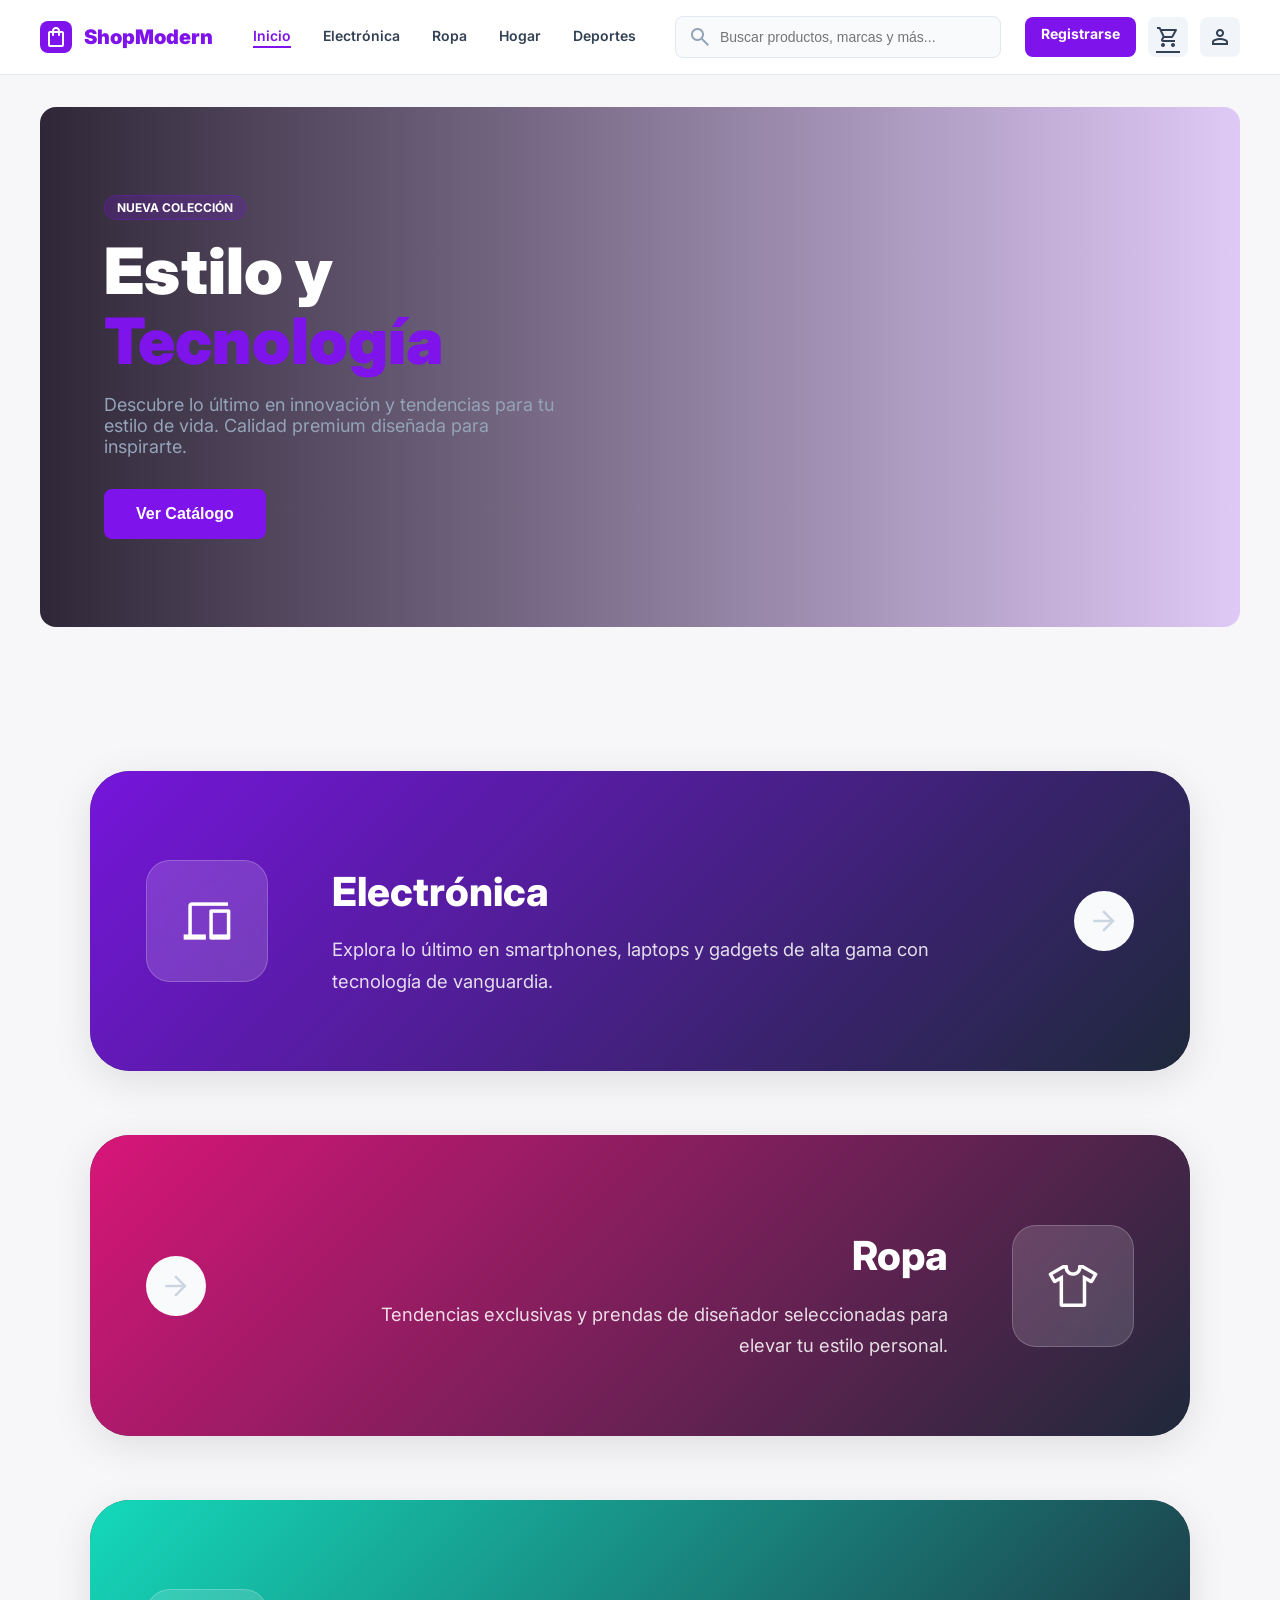
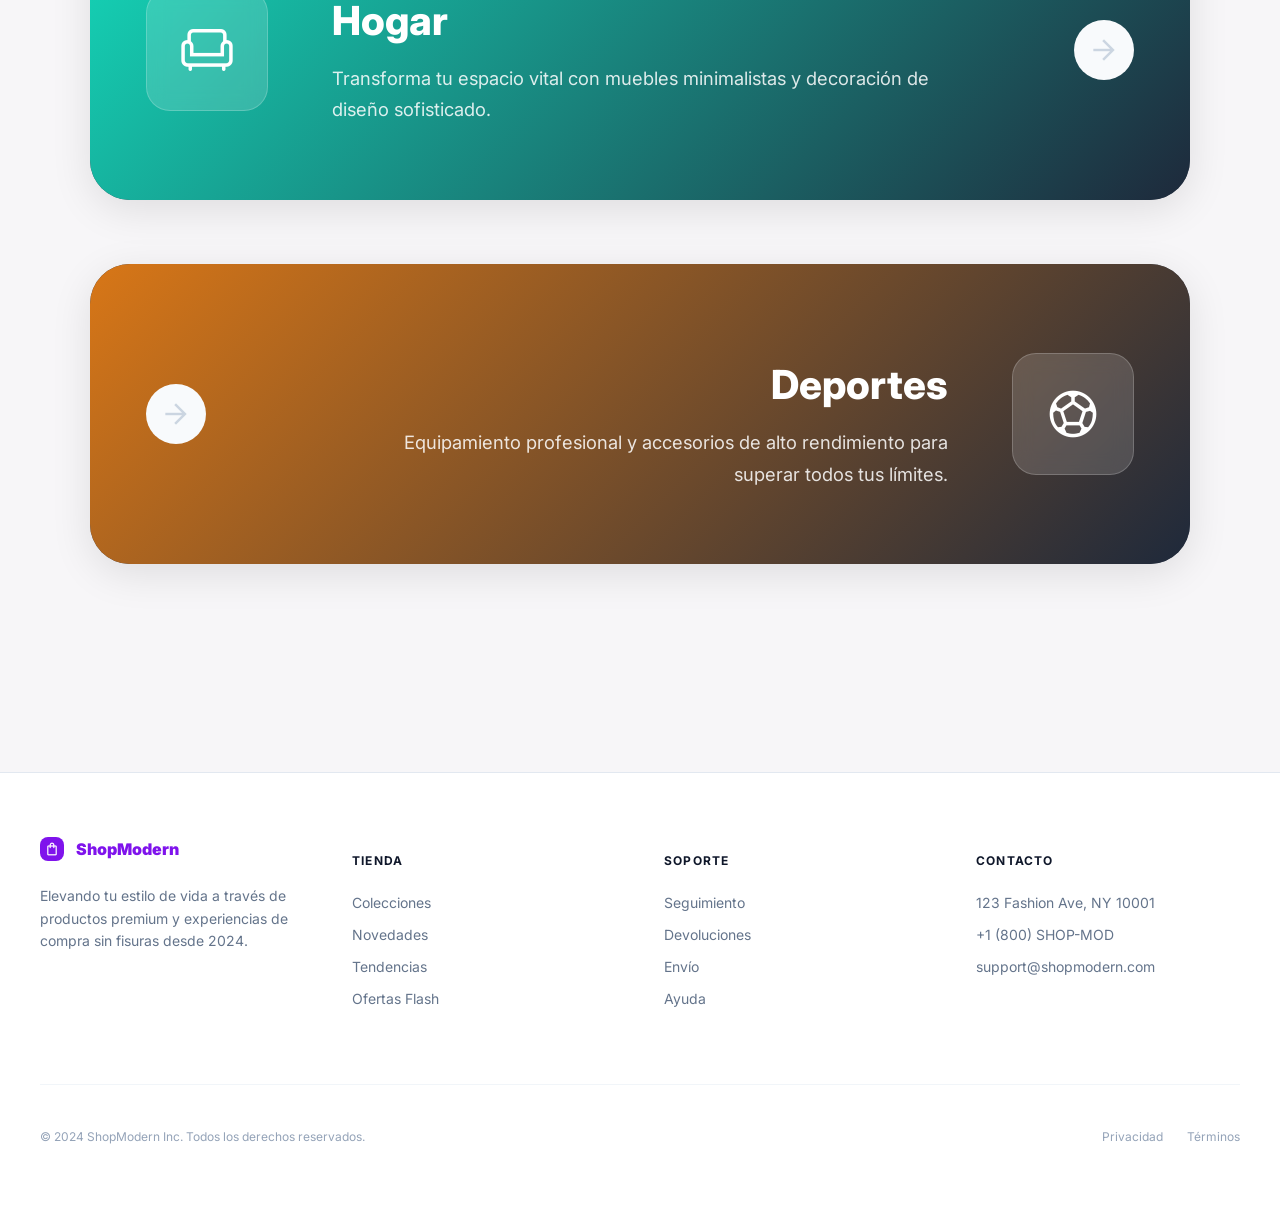
<file: index.html>
<!DOCTYPE html>
<html lang="es">

<head>
    <meta charset="UTF-8">
    <meta name="viewport" content="width=device-width, initial-scale=1.0">
    <title>ShopModern - Premium E-commerce</title>
    <!-- Fuentes y Estilos -->
    <link href="https://fonts.googleapis.com/css2?family=Inter:wght@300;400;500;600;700;800;900&display=swap"
        rel="stylesheet">
    <link href="https://fonts.googleapis.com/css2?family=Material+Symbols+Outlined:wght,FILL@100..700,0..1&display=swap"
        rel="stylesheet">
    <link rel="stylesheet" href="css/styles.css">
</head>

<body>
    <!-- HEADER: Navegación, Búsqueda y Acciones de Usuario -->
    <header>
        <div class="header-left">
            <a href="index.html" class="logo">
                <div class="logo-icon">
                    <span class="material-symbols-outlined">shopping_bag</span>
                </div>
                <h2>ShopModern</h2>
            </a>
            <nav>
                <a href="#" class="nav-link active" data-categoria="Todas">Inicio</a>
                <a href="#" class="nav-link" data-categoria="Electrónica">Electrónica</a>
                <a href="#" class="nav-link" data-categoria="Ropa">Ropa</a>
                <a href="#" class="nav-link" data-categoria="Hogar">Hogar</a>
                <a href="#" class="nav-link" data-categoria="Deportes">Deportes</a>
            </nav>
        </div>
        <div class="header-right">
            <!-- Buscador dinámico (Controlado por app.js) -->
            <div class="search-bar">
                <span class="material-symbols-outlined">search</span>
                <input type="text" placeholder="Buscar productos, marcas y más...">
            </div>
            <div class="nav-actions">
                <a href="registro.html" class="btn-primary" id="btn-register">Registrarse</a>
                <a href="carrito.html" class="btn-icon">
                    <span class="material-symbols-outlined">shopping_cart</span>
                    <span id="cart-count" class="cart-badge" style="display: none;">0</span>
                </a>
                <button class="btn-icon" id="btn-user">
                    <span class="material-symbols-outlined">person</span>
                    <span id="user-name-display" style="display: none;"></span>
                </button>
            </div>
        </div>
    </header>

    <main>
        <!-- HERO SECTION: Banner principal con CTA -->
        <section class="hero">
            <div class="hero-content">
                <div class="hero-badge">Nueva Colección</div>
                <h1>Estilo y <br><span>Tecnología</span></h1>
                <p>Descubre lo último en innovación y tendencias para tu estilo de vida. Calidad premium diseñada para
                    inspirarte.</p>
                <div class="hero-btns">
                    <button id="btn-hero-catalog" class="btn-primary btn-large">Ver Catálogo</button>
                </div>
            </div>
        </section>

        <!-- CATEGORIES ROWS: Bloques visuales de navegación por categoría -->
        <section class="category-rows-container" id="home-categories">
            <!-- Electrónica -->
            <a href="#" data-categoria="Electrónica" class="category-row-item">
                <div class="category-row-bg"
                    style="background-image: url('https://images.unsplash.com/photo-1498049794561-7780e7231661?q=80&w=1200&auto=format&fit=crop');">
                </div>
                <div class="category-row-icon">
                    <span class="material-symbols-outlined">devices</span>
                </div>
                <div class="category-row-content">
                    <h3>Electrónica</h3>
                    <p>Explora lo último en smartphones, laptops y gadgets de alta gama con tecnología de vanguardia.
                    </p>
                </div>
                <div class="category-row-arrow">
                    <span class="material-symbols-outlined">arrow_forward</span>
                </div>
            </a>

            <!-- Ropa -->
            <a href="#" data-categoria="Ropa" class="category-row-item">
                <div class="category-row-bg"
                    style="background-image: url('https://images.unsplash.com/photo-1445205170230-053b830c6050?q=80&w=1200&auto=format&fit=crop');">
                </div>
                <div class="category-row-icon">
                    <span class="material-symbols-outlined">apparel</span>
                </div>
                <div class="category-row-content">
                    <h3>Ropa</h3>
                    <p>Tendencias exclusivas y prendas de diseñador seleccionadas para elevar tu estilo personal.</p>
                </div>
                <div class="category-row-arrow">
                    <span class="material-symbols-outlined">arrow_forward</span>
                </div>
            </a>

            <!-- Hogar -->
            <a href="#" data-categoria="Hogar" class="category-row-item">
                <div class="category-row-bg"
                    style="background-image: url('https://images.unsplash.com/photo-1524758631624-e2822e304c36?q=80&w=1200&auto=format&fit=crop');">
                </div>
                <div class="category-row-icon">
                    <span class="material-symbols-outlined">chair</span>
                </div>
                <div class="category-row-content">
                    <h3>Hogar</h3>
                    <p>Transforma tu espacio vital con muebles minimalistas y decoración de diseño sofisticado.</p>
                </div>
                <div class="category-row-arrow">
                    <span class="material-symbols-outlined">arrow_forward</span>
                </div>
            </a>

            <!-- Deportes -->
            <a href="#" data-categoria="Deportes" class="category-row-item">
                <div class="category-row-bg"
                    style="background-image: url('https://images.unsplash.com/photo-1461896836934-ffe607ba8211?q=80&w=1200&auto=format&fit=crop');">
                </div>
                <div class="category-row-icon">
                    <span class="material-symbols-outlined">sports_soccer</span>
                </div>
                <div class="category-row-content">
                    <h3>Deportes</h3>
                    <p>Equipamiento profesional y accesorios de alto rendimiento para superar todos tus límites.</p>
                </div>
                <div class="category-row-arrow">
                    <span class="material-symbols-outlined">arrow_forward</span>
                </div>
            </a>
        </section>

        <!-- PRODUCTS SECTION: Grid de productos (Cargado en modo SPA cuando se aplica un filtro) -->
        <section class="products-section" id="products-section" style="display: none;">
            <div class="section-header">
                <div>
                    <h2 id="products-category-title">Productos</h2>
                    <p>Explora nuestra selección especialmente para ti</p>
                </div>
                <a href="#" class="view-all nav-link" data-categoria="Todas"
                    style="display: flex; align-items: center; gap: 0.5rem; text-decoration: none; font-weight: 600; color: var(--text-slate-500);">
                    <span class="material-symbols-outlined">arrow_back</span> Volver a Inicio
                </a>
            </div>

            <div class="products-grid" id="productos">
                <!-- Inyectado dinámicamente por app.js -> renderProductos() -->
                <p>Cargando productos...</p>
            </div>
        </section>
    </main>

    <!-- FOOTER: Información legal, Enlaces y Contacto -->
    <footer>
        <div class="footer-content">
            <div class="footer-section">
                <a href="#" class="logo" style="margin-bottom: 1.5rem;">
                    <div class="logo-icon" style="width: 1.5rem; height: 1.5rem;">
                        <span class="material-symbols-outlined" style="font-size: 1rem;">shopping_bag</span>
                    </div>
                    <h2 style="font-size: 1rem;">ShopModern</h2>
                </a>
                <p style="font-size: 0.875rem; color: var(--text-slate-500); line-height: 1.6;">Elevando tu estilo de
                    vida a través de productos premium y experiencias de compra sin fisuras desde 2024.</p>
            </div>
            <div class="footer-section">
                <h4>Tienda</h4>
                <ul class="footer-links">
                    <li><a href="#">Colecciones</a></li>
                    <li><a href="#">Novedades</a></li>
                    <li><a href="#">Tendencias</a></li>
                    <li><a href="#">Ofertas Flash</a></li>
                </ul>
            </div>
            <div class="footer-section">
                <h4>Soporte</h4>
                <ul class="footer-links">
                    <li><a href="#">Seguimiento</a></li>
                    <li><a href="#">Devoluciones</a></li>
                    <li><a href="#">Envío</a></li>
                    <li><a href="#">Ayuda</a></li>
                </ul>
            </div>
            <div class="footer-section">
                <h4>Contacto</h4>
                <ul class="footer-links">
                    <li><a href="#">123 Fashion Ave, NY 10001</a></li>
                    <li><a href="#">+1 (800) SHOP-MOD</a></li>
                    <li><a href="#">support@shopmodern.com</a></li>
                </ul>
            </div>
        </div>
        <div class="footer-bottom">
            <p>© 2024 ShopModern Inc. Todos los derechos reservados.</p>
            <div style="display: flex; gap: 1.5rem;">
                <a href="#" style="color: inherit; text-decoration: none;">Privacidad</a>
                <a href="#" style="color: inherit; text-decoration: none;">Términos</a>
            </div>
        </div>
    </footer>

    <!-- MODAL DE PERFIL: Información del usuario y Logout -->
    <div id="user-modal" class="user-modal-overlay">
        <div class="user-modal">
            <button id="close-user-modal" class="user-modal-close">
                <span class="material-symbols-outlined">close</span>
            </button>
            <div class="user-modal-header">
                <div class="user-modal-avatar">
                    <span id="modal-user-initial">U</span>
                </div>
                <h3 id="modal-user-name" class="user-modal-name">Usuario</h3>
                <p id="modal-user-email" class="user-modal-email">Cliente Registrado</p>
            </div>
            <div class="user-modal-actions">
                <button id="btn-logout" class="btn-danger">
                    <span class="material-symbols-outlined">logout</span>
                    Cerrar Sesión
                </button>
            </div>
        </div>
    </div>

    <!-- Contenedor para Notificaciones flotantes (Toasts) -->
    <div id="toast-container" class="toast-container"></div>

    <!-- Scripts Principales -->
    <script type="module" src="js/api.js"></script>
    <script type="module" src="js/app.js"></script>
</body>

</html>
</file>
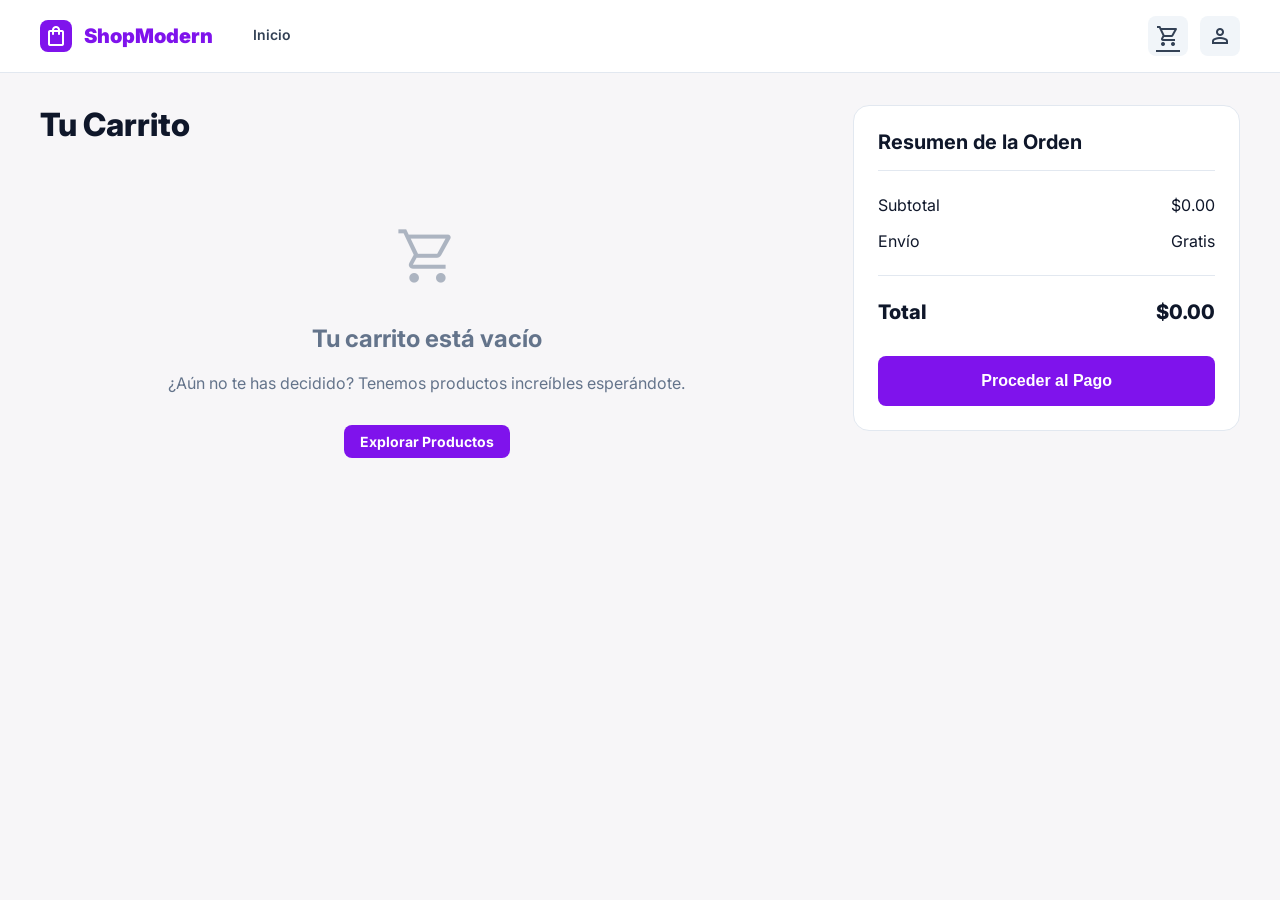
<file: carrito.html>
<!DOCTYPE html>
<html lang="es">

<head>
    <meta charset="UTF-8">
    <meta name="viewport" content="width=device-width, initial-scale=1.0">
    <title>Carrito - ShopModern</title>
    <!-- Fuentes y Estilos -->
    <link href="https://fonts.googleapis.com/css2?family=Inter:wght@300;400;500;600;700;800;900&display=swap"
        rel="stylesheet">
    <link href="https://fonts.googleapis.com/css2?family=Material+Symbols+Outlined:wght,FILL@100..700,0..1&display=swap"
        rel="stylesheet">
    <link rel="stylesheet" href="css/styles.css">
</head>

<body>
    <!-- HEADER: Navegación fija con contador de carrito -->
    <header>
        <div class="header-left">
            <a href="index.html" class="logo">
                <div class="logo-icon">
                    <span class="material-symbols-outlined">shopping_bag</span>
                </div>
                <h2>ShopModern</h2>
            </a>
            <nav>
                <a href="index.html">Inicio</a>
            </nav>
        </div>
        <div class="header-right">
            <div class="nav-actions">
                <a href="carrito.html" class="btn-icon">
                    <span class="material-symbols-outlined">shopping_cart</span>
                    <span id="cart-count" class="cart-badge" style="display: none;">0</span>
                </a>
                <button class="btn-icon" id="btn-user">
                    <span class="material-symbols-outlined">person</span>
                    <span id="user-name-display" style="display: none;"></span>
                </button>
            </div>
        </div>
    </header>

    <!-- CONTENIDO PRINCIPAL: Layout de dos columnas (Items vs Resumen) -->
    <main class="cart-page"
        style="max-width: 1200px; margin: 0 auto; padding: 2rem 2.5rem; display: grid; grid-template-columns: 2fr 1fr; gap: 2.5rem; align-items: start;">

        <!-- SECCIÓN DE ITEMS: Contenedor dinámico de productos -->
        <div class="cart-items-section">
            <h1 style="margin-top: 0; margin-bottom: 2rem; font-size: 2rem; font-weight: 800;">Tu Carrito</h1>
            <div id="carrito-contenedor" style="display: flex; flex-direction: column; gap: 1.5rem;">
                <!-- Inyectado dinámicamente por carrito.js -> renderCarrito() -->
                <p style="color: var(--text-slate-500);">Cargando tu carrito...</p>
            </div>
        </div>

        <!-- SECCIÓN DE RESUMEN: Totales y botón de Checkout -->
        <div class="cart-summary-section"
            style="background: white; border: 1px solid var(--border-slate-200); border-radius: 1rem; padding: 1.5rem; position: sticky; top: 6rem;">
            <h3
                style="margin-top: 0; font-size: 1.25rem; border-bottom: 1px solid var(--border-slate-200); padding-bottom: 1rem; margin-bottom: 1.5rem;">
                Resumen de la Orden</h3>

            <div
                style="display: flex; justify-content: space-between; margin-bottom: 1rem; color: var(--text-slate-600);">
                <span>Subtotal</span>
                <span id="cart-subtotal">$0.00</span>
            </div>

            <div
                style="display: flex; justify-content: space-between; margin-bottom: 1.5rem; color: var(--text-slate-600);">
                <span>Envío</span>
                <span>Gratis</span>
            </div>

            <div
                style="display: flex; justify-content: space-between; margin-bottom: 2rem; font-weight: 800; font-size: 1.25rem; border-top: 1px solid var(--border-slate-200); padding-top: 1.5rem;">
                <span>Total</span>
                <span id="cart-total">$0.00</span>
            </div>

            <!-- Acción de compra (Controlada por carrito.js -> setupCheckout()) -->
            <button class="btn-primary" style="width: 100%; padding: 1rem; font-size: 1rem;" id="btn-checkout">Proceder
                al Pago</button>
        </div>
    </main>

    <!-- Contenedor para Notificaciones flotantes (Toasts) -->
    <div id="toast-container" class="toast-container"></div>

    <!-- Scripts de Gestión de Carrito -->
    <script type="module" src="js/api.js"></script>
    <script type="module" src="js/carrito.js"></script>
</body>

</html>
</file>
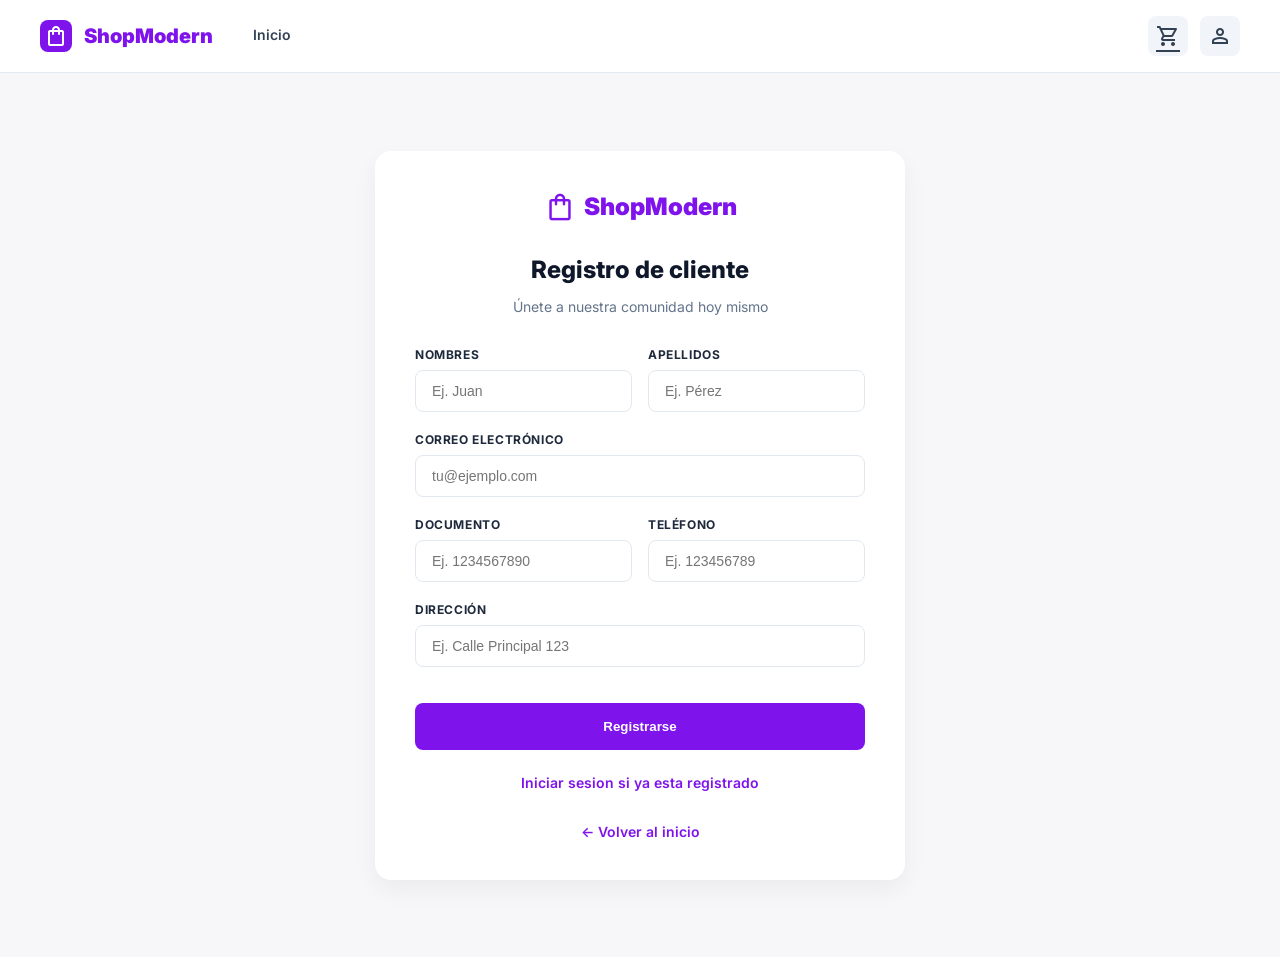
<file: registro.html>
<!DOCTYPE html>
<html lang="es">

<head>
    <meta charset="UTF-8">
    <meta name="viewport" content="width=device-width, initial-scale=1.0">
    <title>Registro - ShopModern</title>
    <!-- Fuentes y Estilos -->
    <link href="https://fonts.googleapis.com/css2?family=Inter:wght@300;400;500;600;700;800;900&display=swap"
        rel="stylesheet">
    <link href="https://fonts.googleapis.com/css2?family=Material+Symbols+Outlined:wght,FILL@100..700,0..1&display=swap"
        rel="stylesheet">
    <link rel="stylesheet" href="css/styles.css">

    <!-- Estilos específicos para la página de Registro/Login -->
    <style>
        body {
            background-color: #f7f6f8;
            font-family: 'Inter', sans-serif;
            margin: 0;
            min-height: 100vh;
        }

        .page-content {
            display: flex;
            align-items: center;
            justify-content: center;
            min-height: calc(100vh - 80px);
            padding: 2rem 0;
        }

        .registro-container {
            background-color: white;
            padding: 2.5rem;
            border-radius: 1rem;
            box-shadow: 0 10px 25px rgba(0, 0, 0, 0.05);
            width: 100%;
            max-width: 450px;
        }

        .registro-container .logo {
            display: flex;
            align-items: center;
            gap: 0.5rem;
            color: #7f13ec;
            margin-bottom: 2rem;
            justify-content: center;
        }

        .registro-container .logo span {
            font-size: 2rem;
        }

        .registro-container .logo h2 {
            margin: 0;
            font-weight: 900;
            font-size: 1.5rem;
        }

        h1 {
            font-size: 1.5rem;
            font-weight: 800;
            margin-bottom: 0.5rem;
            text-align: center;
        }

        p.subtitle {
            color: #64748b;
            text-align: center;
            margin-bottom: 2rem;
            font-size: 0.875rem;
        }

        .form-group {
            margin-bottom: 1.25rem;
        }

        label {
            display: block;
            font-size: 0.75rem;
            font-weight: 700;
            text-transform: uppercase;
            letter-spacing: 0.05em;
            margin-bottom: 0.5rem;
            color: #1e293b;
        }

        input {
            width: 100%;
            padding: 0.75rem 1rem;
            border: 1px solid #e2e8f0;
            border-radius: 0.5rem;
            font-size: 0.875rem;
            transition: border-color 0.2s, ring 0.2s;
            box-sizing: border-box;
        }

        input:focus {
            outline: none;
            border-color: #7f13ec;
            box-shadow: 0 0 0 3px rgba(127, 19, 236, 0.1);
        }

        .registro-container button {
            width: 100%;
            background-color: #7f13ec;
            color: white;
            border: none;
            padding: 1rem;
            border-radius: 0.5rem;
            font-weight: 700;
            cursor: pointer;
            transition: background-color 0.2s, transform 0.1s;
            margin-top: 1rem;
        }

        .registro-container button:hover {
            background-color: #6a0fc7;
        }

        .registro-container button:active {
            transform: scale(0.98);
        }

        .footer-link {
            text-align: center;
            margin-top: 1.5rem;
            font-size: 0.875rem;
            color: #64748b;
        }

        .footer-link a {
            color: #7f13ec;
            text-decoration: none;
            font-weight: 600;
        }

        .footer-link a:hover {
            text-decoration: underline;
        }

        #mensaje {
            margin-top: 1rem;
            padding: 0.75rem;
            border-radius: 0.5rem;
            font-size: 0.875rem;
            display: none;
            text-align: center;
        }

        .error {
            background-color: #fef2f2;
            color: #b91c1c;
            border: 1px solid #fee2e2;
        }

        .success {
            background-color: #ecfdf5;
            color: #047857;
            border: 1px solid #d1fae5;
        }

        /* Utilidades para grid layout del formulario */
        .grid-form {
            display: grid;
            grid-template-columns: 1fr 1fr;
            gap: 0 1rem;
        }

        .full-width {
            grid-column: 1 / -1;
        }

        .half-width {
            grid-column: span 1;
        }

        @media (max-width: 480px) {
            .grid-form {
                grid-template-columns: 1fr;
            }

            .half-width {
                grid-column: 1 / -1;
            }
        }
    </style>
</head>

<body>
    <!-- HEADER: Reutiliza estilos globales, navegación simplificada -->
    <header>
        <div class="header-left">
            <a href="index.html" class="logo">
                <div class="logo-icon">
                    <span class="material-symbols-outlined">shopping_bag</span>
                </div>
                <h2>ShopModern</h2>
            </a>
            <nav>
                <a href="index.html">Inicio</a>
            </nav>
        </div>
        <div class="header-right">
            <div class="nav-actions">
                <a href="carrito.html" class="btn-icon">
                    <span class="material-symbols-outlined">shopping_cart</span>
                    <span id="cart-count" class="cart-badge" style="display: none;">0</span>
                </a>
                <button class="btn-icon" id="btn-user">
                    <span class="material-symbols-outlined">person</span>
                    <span id="user-name-display" style="display: none;"></span>
                </button>
            </div>
        </div>
    </header>

    <div class="page-content">
        <div class="registro-container">
            <div class="logo">
                <span class="material-symbols-outlined">shopping_bag</span>
                <h2>ShopModern</h2>
            </div>
            <!-- VISTA REGISTRO -->
            <div id="view-register">
                <h1>Registro de cliente</h1>
                <p class="subtitle">Únete a nuestra comunidad hoy mismo</p>

                <form id="registro-form" class="grid-form">
                    <div class="form-group half-width">
                        <label for="nombres">Nombres</label>
                        <input type="text" id="nombres" name="nombres" placeholder="Ej. Juan" required>
                    </div>
                    <div class="form-group half-width">
                        <label for="apellidos">Apellidos</label>
                        <input type="text" id="apellidos" name="apellidos" placeholder="Ej. Pérez" required>
                    </div>
                    <div class="form-group full-width">
                        <label for="email">Correo Electrónico</label>
                        <input type="email" id="email" name="email" placeholder="tu@ejemplo.com" required>
                    </div>
                    <div class="form-group half-width">
                        <label for="documento">Documento</label>
                        <input type="text" id="documento" name="documento" placeholder="Ej. 1234567890" required>
                    </div>
                    <div class="form-group half-width">
                        <label for="telefono">Teléfono</label>
                        <input type="tel" id="telefono" name="telefono" placeholder="Ej. 123456789" required>
                    </div>
                    <div class="form-group full-width">
                        <label for="direccion">Dirección</label>
                        <input type="text" id="direccion" name="direccion" placeholder="Ej. Calle Principal 123"
                            required>
                    </div>

                    <button type="submit" id="btn-registro" class="full-width">Registrarse</button>
                </form>

                <div class="footer-link">
                    <a href="#" id="link-to-login">Iniciar sesion si ya esta registrado</a>
                </div>
            </div>

            <!-- VISTA LOGIN -->
            <div id="view-login" style="display: none;">
                <h1>Iniciar Sesión</h1>
                <p class="subtitle">¡Qué bueno verte de nuevo!</p>

                <form id="login-form">
                    <div class="form-group">
                        <label for="login-email">Correo Electrónico</label>
                        <input type="email" id="login-email" name="email" placeholder="tu@ejemplo.com" required>
                    </div>
                    <div class="form-group">
                        <label for="login-telefono">Teléfono (Contraseña)</label>
                        <input type="tel" id="login-telefono" name="telefono" placeholder="Tu número de teléfono"
                            required>
                    </div>

                    <button type="submit" id="btn-login" style="margin-top: 1.5rem;">Ingresar</button>
                </form>

                <div class="footer-link">
                    <a href="#" id="link-to-register">Registrarse si no tiene cuenta</a>
                </div>
            </div>

            <div id="mensaje"></div>

            <div class="footer-link" style="margin-top: 2rem;">
                <a href="index.html">← Volver al inicio</a>
            </div>
        </div>
        <script type="module" src="js/auth.js"></script>
</body>

</html>
</file>
<file: css/styles.css>
/* ==========================================================================
   1. VARIABLES & DESIGN TOKENS
   Define el sistema de diseño central: colores, radios, fuentes y espaciados.
   ========================================================================== */
:root {
    --primary: #7f13ec;
    --primary-hover: #6a0fc7;
    --primary-light: rgba(127, 19, 236, 0.1);
    --background-light: #f7f6f8;
    --text-slate-900: #0f172a;
    --text-slate-700: #334155;
    --text-slate-500: #64748b;
    --text-slate-400: #94a3b8;
    --border-slate-200: #e2e8f0;
    --radius-lg: 0.5rem;
    --radius-xl: 0.75rem;
    --font-display: 'Inter', sans-serif;
}

/* ==========================================================================
   2. BASE STYLES & RESET
   Configuración global del cuerpo del documento y suavizado de fuentes.
   ========================================================================== */
body {
    background-color: var(--background-light);
    color: var(--text-slate-900);
    font-family: var(--font-display);
    margin: 0;
    min-height: 100vh;
}

/* Header & Nav */
/* ==========================================================================
   3. HEADER & NAVIGATION
   Barra superior fija con logo, menú de navegación y barra de búsqueda.
   ========================================================================== */
header {
    background: white;
    border-bottom: 1px solid var(--border-slate-200);
    padding: 1rem 2.5rem;
    display: flex;
    justify-content: space-between;
    align-items: center;
    position: sticky;
    top: 0;
    z-index: 50;
}

.header-left {
    display: flex;
    align-items: center;
    gap: 2.5rem;
}

.logo {
    display: flex;
    align-items: center;
    gap: 0.75rem;
    color: var(--primary);
    text-decoration: none;
}

.logo-icon {
    background: var(--primary);
    color: white;
    width: 2rem;
    height: 2rem;
    display: flex;
    align-items: center;
    justify-content: center;
    border-radius: 0.5rem;
}

.logo h2 {
    font-weight: 900;
    font-size: 1.25rem;
    margin: 0;
}

nav {
    display: flex;
    gap: 2rem;
}

nav a {
    text-decoration: none;
    color: var(--text-slate-700);
    font-size: 0.875rem;
    font-weight: 600;
    transition: color 0.2s;
    position: relative;
    padding-bottom: 0.25rem;
}

nav a::after {
    content: '';
    position: absolute;
    bottom: 0;
    left: 0;
    width: 0;
    height: 2px;
    background: var(--primary);
    transition: width 0.3s ease;
}

nav a:hover,
nav a.active {
    color: var(--primary);
}

nav a:hover::after,
nav a.active::after {
    width: 100%;
}

.header-right {
    display: flex;
    align-items: center;
    gap: 1.5rem;
}

/* Barra de búsqueda con icono y padding interno para el input */
.search-bar {
    display: flex;
    align-items: center;
    background: #f8fafc;
    border: 1px solid var(--border-slate-200);
    border-radius: 0.5rem;
    padding: 0 0.75rem;
    height: 2.5rem;
    width: 300px;
}

.search-bar input {
    border: none;
    background: transparent;
    padding: 0.5rem;
    flex: 1;
    font-size: 0.875rem;
}

.search-bar input:focus {
    outline: none;
}

.search-bar span {
    color: var(--text-slate-400);
}

/* Contenedor de botones de acción: Carrito, Usuario, Registro */
.nav-actions {
    display: flex;
    gap: 0.75rem;
}

.btn-primary {
    background: var(--primary);
    color: white;
    border: none;
    padding: 0.5rem 1rem;
    border-radius: 0.5rem;
    font-weight: 700;
    font-size: 0.875rem;
    cursor: pointer;
    text-decoration: none;
    transition: background 0.2s;
}

.btn-primary:hover {
    background: var(--primary-hover);
}

.btn-icon {
    background: #f1f5f9;
    color: var(--text-slate-700);
    border: none;
    width: 2.5rem;
    height: 2.5rem;
    border-radius: 0.5rem;
    display: flex;
    align-items: center;
    justify-content: center;
    cursor: pointer;
    transition: background 0.2s;
    position: relative;
    /* Para el badge */
}

.cart-badge {
    position: absolute;
    top: -5px;
    right: -5px;
    background: #ef4444;
    color: white;
    font-size: 0.65rem;
    font-weight: 800;
    width: 18px;
    height: 18px;
    border-radius: 50%;
    display: flex;
    align-items: center;
    justify-content: center;
    border: 2px solid white;
    box-shadow: 0 2px 4px rgba(0, 0, 0, 0.1);
}

.btn-icon:hover {
    background: #e2e8f0;
}

.btn-user-logged {
    width: auto;
    padding: 0 1rem;
    gap: 0.5rem;
    font-weight: 600;
    font-size: 0.875rem;
}

/* Main Layout */
/* ==========================================================================
   4. MAIN LAYOUT
   Contenedor principal para centrar el contenido en pantallas grandes.
   ========================================================================== */
main {
    max-width: 1440px;
    margin: 0 auto;
    padding: 2rem 2.5rem;
}

/* Hero Section */
/* ==========================================================================
   5. HERO SECTION
   Sección destacada inicial con gradientes y llamadas a la acción (CTA).
   ========================================================================== */
.hero {
    background: linear-gradient(90deg, rgba(25, 16, 34, 0.9) 0%, rgba(127, 19, 236, 0.2) 100%),
        url('https://images.unsplash.com/photo-1441986300917-64674bd600d8?q=80&w=2070&auto=format&fit=crop');
    background-size: cover;
    background-position: center;
    border-radius: 1rem;
    min-height: 520px;
    display: flex;
    flex-direction: column;
    justify-content: center;
    padding: 0 4rem;
    color: white;
    margin-bottom: 3rem;
    position: relative;
    overflow: hidden;
}

.hero-badge {
    background: rgba(127, 19, 236, 0.2);
    border: 1px solid rgba(127, 19, 236, 0.3);
    padding: 0.25rem 0.75rem;
    border-radius: 9999px;
    font-size: 0.75rem;
    font-weight: 700;
    text-transform: uppercase;
    width: fit-content;
    margin-bottom: 1rem;
}

.hero h1 {
    font-size: 4rem;
    font-weight: 900;
    margin: 0 0 1rem 0;
    line-height: 1.1;
}

.hero h1 span {
    color: var(--primary);
}

.hero p {
    font-size: 1.125rem;
    color: var(--text-slate-400);
    max-width: 450px;
    margin-bottom: 2rem;
}

.hero-btns {
    display: flex;
    gap: 1rem;
}

.btn-large {
    padding: 1rem 2rem;
    font-size: 1rem;
    border-radius: 0.5rem;
}

.btn-outline {
    background: rgba(255, 255, 255, 0.1);
    backdrop-filter: blur(10px);
    border: 1px solid rgba(255, 255, 255, 0.2);
    color: white;
}

/* Categories */
.category-tabs {
    display: flex;
    border-bottom: 1px solid var(--border-slate-200);
    gap: 2.5rem;
    margin-bottom: 2.5rem;
    overflow-x: auto;
}

.tab {
    padding-bottom: 1rem;
    color: var(--text-slate-500);
    font-size: 0.875rem;
    font-weight: 700;
    text-transform: uppercase;
    text-decoration: none;
    border-bottom: 3px solid transparent;
}

.tab.active {
    color: var(--primary);
    border-color: var(--primary);
}

/* Products Grid */
.section-header {
    display: flex;
    justify-content: space-between;
    align-items: flex-end;
    margin-bottom: 2rem;
}

.section-header h2 {
    font-size: 1.875rem;
    font-weight: 700;
    margin: 0;
}

.section-header p {
    color: var(--text-slate-500);
    margin: 0.25rem 0 0 0;
}

.view-all {
    color: var(--primary);
    font-weight: 700;
    text-decoration: none;
    display: flex;
    align-items: center;
    gap: 0.5rem;
}

/* ==========================================================================
   6. PRODUCTS GRID & CARDS
   Visualización de productos en cuadrícula adaptable y diseño de tarjetas.
   ========================================================================== */
.products-grid {
    display: grid;
    grid-template-columns: repeat(4, 1fr);
    gap: 2rem;
}

@media (max-width: 1200px) {
    .products-grid {
        grid-template-columns: repeat(3, 1fr);
    }
}

@media (max-width: 900px) {
    .products-grid {
        grid-template-columns: repeat(2, 1fr);
    }
}

@media (max-width: 600px) {
    .products-grid {
        grid-template-columns: 1fr;
    }
}

/* Product Card */
.product-card {
    background: white;
    border-radius: 0.75rem;
    border: 1px solid #f1f5f9;
    overflow: hidden;
    transition: transform 0.3s, box-shadow 0.3s;
}

.product-card:hover {
    transform: translateY(-5px);
    box-shadow: 0 20px 25px -5px rgba(0, 0, 0, 0.1);
}

.product-image {
    aspect-ratio: 1;
    background: #f1f5f9;
    position: relative;
    overflow: hidden;
}

.product-image img {
    width: 100%;
    height: 100%;
    object-fit: cover;
    transition: transform 0.5s;
}

.product-card:hover .product-image img {
    transform: scale(1.1);
}

.card-actions {
    position: absolute;
    bottom: 1rem;
    left: 1rem;
    right: 1rem;
    transform: translateY(120%);
    opacity: 0;
    transition: all 0.3s;
}

.product-card:hover .card-actions {
    transform: translateY(0);
    opacity: 1;
}

.add-btn {
    width: 100%;
    background: var(--primary);
    color: white;
    border: none;
    padding: 0.75rem;
    border-radius: 0.5rem;
    font-weight: 700;
    display: flex;
    align-items: center;
    justify-content: center;
    gap: 0.5rem;
    cursor: pointer;
    box-shadow: 0 10px 15px -3px rgba(127, 19, 236, 0.3);
}

/* Botón de favoritos oculto por solicitud de UX */
.favorite-btn {
    display: none;
}

.product-info {
    padding: 1.25rem;
}

.product-category {
    color: var(--primary);
    font-size: 0.625rem;
    font-weight: 900;
    text-transform: uppercase;
    letter-spacing: 0.1em;
}

.product-title {
    font-size: 1.125rem;
    font-weight: 700;
    margin: 0.25rem 0 0.5rem 0;
}

.product-price {
    display: flex;
    align-items: center;
    gap: 0.5rem;
}

.price-current {
    color: var(--primary);
    font-size: 1.25rem;
    font-weight: 900;
}

.price-old {
    color: var(--text-slate-400);
    font-size: 0.875rem;
    text-decoration: line-through;
}

/* Global Scroll */
html {
    scroll-behavior: smooth;
    scroll-padding-top: 100px;
}

/* Category Rows Layout */
/* ==========================================================================
   7. CATEGORY ROWS (HOME BLOCKS)
   Bloques visuales grandes para categorías con animaciones de hover complejas.
   ========================================================================== */
.category-rows-container {
    padding: 6rem 2.5rem;
    display: flex;
    flex-direction: column;
    gap: 4rem;
    max-width: 1100px;
    margin: 0 auto;
}

.category-row-item {
    display: flex;
    align-items: center;
    background: #1e293b;
    /* Fondo base oscuro */
    text-decoration: none;
    color: white;
    /* Texto blanco para contraste */
    padding: 3.5rem;
    border-radius: 2.5rem;
    box-shadow: 0 10px 40px rgba(0, 0, 0, 0.1);
    transition: all 0.6s cubic-bezier(0.16, 1, 0.3, 1);
    gap: 4rem;
    position: relative;
    overflow: hidden;
    border: none;
}

.category-row-bg {
    position: absolute;
    top: 0;
    left: 0;
    width: 100%;
    height: 100%;
    background-size: cover;
    background-position: center;
    z-index: 1;
    opacity: 0.4;
    /* Imagen de fondo sutil */
    transition: transform 0.8s ease, opacity 0.4s ease;
}

/* Degradados coloridos por categoría */
.category-row-item[data-categoria="Electrónica"]::before {
    content: '';
    position: absolute;
    inset: 0;
    background: linear-gradient(135deg, rgba(127, 19, 236, 0.9), rgba(30, 41, 59, 0.8));
    z-index: 2;
}

.category-row-item[data-categoria="Ropa"]::before {
    content: '';
    position: absolute;
    inset: 0;
    background: linear-gradient(135deg, rgba(236, 19, 127, 0.9), rgba(30, 41, 59, 0.8));
    z-index: 2;
}

.category-row-item[data-categoria="Hogar"]::before {
    content: '';
    position: absolute;
    inset: 0;
    background: linear-gradient(135deg, rgba(19, 236, 200, 0.9), rgba(30, 41, 59, 0.8));
    z-index: 2;
}

.category-row-item[data-categoria="Deportes"]::before {
    content: '';
    position: absolute;
    inset: 0;
    background: linear-gradient(135deg, rgba(236, 127, 19, 0.9), rgba(30, 41, 59, 0.8));
    z-index: 2;
}

.category-row-icon,
.category-row-content,
.category-row-arrow {
    position: relative;
    z-index: 3;
}

.category-row-item:nth-child(even) {
    flex-direction: row-reverse;
    text-align: right;
}

.category-row-icon {
    background: rgba(255, 255, 255, 0.15);
    backdrop-filter: blur(10px);
    width: 120px;
    height: 120px;
    border-radius: 1.5rem;
    display: flex;
    align-items: center;
    justify-content: center;
    color: white;
    transition: all 0.5s ease;
    flex-shrink: 0;
    border: 1px solid rgba(255, 255, 255, 0.2);
}

.category-row-icon span {
    font-size: 3.5rem;
    transition: transform 0.5s cubic-bezier(0.175, 0.885, 0.32, 1.275);
}

.category-row-content {
    flex: 1;
}

.category-row-content h3 {
    font-size: 2.5rem;
    font-weight: 800;
    margin-bottom: 1rem;
    color: white;
    transition: color 0.3s ease;
}

.category-row-content p {
    font-size: 1.15rem;
    line-height: 1.7;
    color: rgba(255, 255, 255, 0.85);
    max-width: 600px;
}

.category-row-item:nth-child(even) .category-row-content p {
    margin-left: auto;
}

.category-row-arrow {
    width: 60px;
    height: 60px;
    border-radius: 50%;
    background: #f8fafc;
    display: flex;
    align-items: center;
    justify-content: center;
    color: #cbd5e1;
    transition: all 0.4s ease;
}

.category-row-arrow span {
    font-size: 2rem;
}

/* Hover effects */
.category-row-item:hover {
    transform: translateY(-10px) scale(1.01);
    box-shadow: 0 30px 60px rgba(127, 19, 236, 0.12);
    border-color: rgba(127, 19, 236, 0.3);
}

.category-row-item:hover .category-row-bg {
    transform: scale(1.1);
    opacity: 0.6;
}

.category-row-item:hover .category-row-icon {
    background: white;
    color: #7f13ec;
    transform: rotate(8deg);
    box-shadow: 0 10px 20px rgba(0, 0, 0, 0.2);
}

.category-row-item:hover .category-row-icon span {
    transform: scale(1.15);
}

.category-row-item:hover .category-row-content h3 {
    color: white;
}

.category-row-item:hover .category-row-arrow {
    background: #7f13ec;
    color: white;
    transform: translateX(15px);
}

.category-row-item:nth-child(even):hover .category-row-arrow {
    transform: translateX(-15px) rotate(180deg);
}

@media (max-width: 768px) {

    .category-row-item,
    .category-row-item:nth-child(even) {
        flex-direction: column;
        text-align: center;
        gap: 2rem;
        padding: 2.5rem;
    }

    .category-row-content p {
        margin: 0 auto;
    }

    .category-row-arrow {
        display: none;
    }

    .category-row-icon {
        width: 100px;
        height: 100px;
    }
}

/* Footer */
/* ==========================================================================
   8. FOOTER
   Pie de página con enlaces, información de contacto y suscripción.
   ========================================================================== */
footer {
    background: white;
    border-top: 1px solid var(--border-slate-200);
    padding: 4rem 2.5rem;
    margin-top: 5rem;
}

.footer-content {
    display: grid;
    grid-template-columns: repeat(auto-fit, minmax(200px, 1fr));
    gap: 3rem;
    margin-bottom: 4rem;
}

.footer-section h4 {
    font-size: 0.75rem;
    font-weight: 700;
    text-transform: uppercase;
    letter-spacing: 0.1em;
    margin-bottom: 1.5rem;
}

.footer-links {
    list-style: none;
    padding: 0;
    margin: 0;
}

.footer-links li {
    margin-bottom: 0.75rem;
}

.footer-links a {
    text-decoration: none;
    color: var(--text-slate-500);
    font-size: 0.875rem;
    transition: color 0.2s;
}

.footer-links a:hover {
    color: var(--primary);
}

.footer-bottom {
    border-top: 1px solid #f1f5f9;
    padding-top: 2rem;
    display: flex;
    justify-content: space-between;
    align-items: center;
    color: var(--text-slate-400);
    font-size: 0.75rem;
}

/* User Modal Floating Container */
/* ==========================================================================
   9. USER MODAL & OVERLAYS
   Ventanas emergentes y fondos oscurecidos para interacción de perfil.
   ========================================================================== */
.user-modal-overlay {
    position: fixed;
    top: 0;
    left: 0;
    width: 100vw;
    height: 100vh;
    background: rgba(15, 23, 42, 0.5);
    backdrop-filter: blur(4px);
    z-index: 999;
    display: flex;
    align-items: center;
    justify-content: center;
    opacity: 0;
    pointer-events: none;
    transition: opacity 0.3s ease;
}

.user-modal-overlay.active {
    opacity: 1;
    pointer-events: all;
}

.user-modal {
    background: white;
    border-radius: 1rem;
    width: 90%;
    max-width: 400px;
    padding: 2rem;
    box-shadow: 0 25px 50px -12px rgba(0, 0, 0, 0.25);
    transform: translateY(20px);
    transition: transform 0.3s cubic-bezier(0.175, 0.885, 0.32, 1.275);
    position: relative;
}

.user-modal-overlay.active .user-modal {
    transform: translateY(0);
}

.user-modal-close {
    position: absolute;
    top: 1rem;
    right: 1rem;
    background: #f1f5f9;
    border: none;
    width: 2rem;
    height: 2rem;
    border-radius: 50%;
    display: flex;
    align-items: center;
    justify-content: center;
    cursor: pointer;
    color: var(--text-slate-500);
    transition: all 0.2s;
}

.user-modal-close:hover {
    background: #e2e8f0;
    color: var(--text-slate-900);
}

.user-modal-header {
    display: flex;
    flex-direction: column;
    align-items: center;
    margin-bottom: 2rem;
    text-align: center;
}

.user-modal-avatar {
    width: 4rem;
    height: 4rem;
    background: var(--primary-light);
    color: var(--primary);
    border-radius: 50%;
    display: flex;
    align-items: center;
    justify-content: center;
    font-size: 2rem;
    font-weight: 800;
    margin-bottom: 1rem;
}

.user-modal-name {
    font-size: 1.25rem;
    font-weight: 800;
    color: var(--text-slate-900);
    margin: 0 0 0.25rem 0;
}

.user-modal-email {
    font-size: 0.875rem;
    color: var(--text-slate-500);
    margin: 0;
}

.user-modal-actions {
    display: flex;
    flex-direction: column;
    gap: 0.75rem;
}

.btn-danger {
    background: #fef2f2;
    color: #dc2626;
    border: 1px solid #fee2e2;
    padding: 0.75rem 1rem;
    border-radius: 0.5rem;
    font-weight: 600;
    cursor: pointer;
    display: flex;
    align-items: center;
    justify-content: center;
    gap: 0.5rem;
    transition: all 0.2s;
}

.btn-danger:hover {
    background: #fee2e2;
}

/* Notifications / Toasts */
/* ==========================================================================
   10. NOTIFICATIONS (TOASTS)
   Mensajes temporales flotantes para feedback de acciones del usuario.
   ========================================================================== */
.toast-container {
    position: fixed;
    bottom: 2rem;
    right: 2rem;
    display: flex;
    flex-direction: column;
    gap: 1rem;
    z-index: 2000;
    pointer-events: none;
}

.toast {
    background: white;
    border-radius: 1rem;
    padding: 1rem 1.5rem;
    display: flex;
    align-items: center;
    gap: 1rem;
    box-shadow: 0 10px 15px -3px rgba(0, 0, 0, 0.1), 0 4px 6px -2px rgba(0, 0, 0, 0.05);
    border-left: 5px solid var(--primary);
    transform: translateX(120%);
    transition: transform 0.4s cubic-bezier(0.68, -0.55, 0.27, 1.55);
    min-width: 320px;
    pointer-events: auto;
}

.toast.active {
    transform: translateX(0);
}

.toast-icon {
    width: 3rem;
    height: 3rem;
    background: var(--primary-light);
    color: var(--primary);
    border-radius: 0.75rem;
    display: flex;
    align-items: center;
    justify-content: center;
    flex-shrink: 0;
}

.toast-icon span {
    font-size: 1.75rem;
}

.toast-content {
    flex: 1;
}

.toast-content h4 {
    margin: 0;
    font-size: 1rem;
    font-weight: 800;
    color: var(--text-slate-900);
}

.toast-content p {
    margin: 0.25rem 0 0 0;
    font-size: 0.875rem;
    color: var(--text-slate-500);
    line-height: 1.4;
}

.toast-success {
    border-left-color: #22c55e;
}

.toast-success .toast-icon {
    background: #f0fdf4;
    color: #22c55e;
}

.toast-error {
    border-left-color: #ef4444;
}

.toast-error .toast-icon {
    background: #fef2f2;
    color: #ef4444;
}

/* ==========================================================================
   11. RESPONSIVE DESIGN (MOBILE & TABLET)
   Sobrescritura de estilos para optimizar la experiencia en pantallas pequeñas.
   ========================================================================== */

/* Tablet y Celulares Grandes (Máximo 768px) */
@media (max-width: 768px) {
    header {
        flex-direction: column;
        padding: 1rem;
        gap: 1.25rem;
    }

    .header-left {
        width: 100%;
        justify-content: space-between;
        gap: 1rem;
    }

    .header-right {
        width: 100%;
        flex-direction: column;
        gap: 1rem;
    }

    .search-bar {
        width: 100%;
        order: 2;
    }

    .nav-actions {
        width: 100%;
        justify-content: center;
        order: 1;
    }

    nav {
        display: none;
        /* Ocultar nav principal en móvil para simplificar */
    }

    /* Hero Section Mobile */
    .hero {
        padding: 2rem;
        min-height: 400px;
        text-align: center;
        align-items: center;
    }

    .hero h1 {
        font-size: 2.5rem;
    }

    .hero p {
        font-size: 1rem;
        margin: 0 auto 2rem auto;
    }

    /* Layout Principal */
    main {
        padding: 1.5rem 1rem;
    }

    /* Carrito Responsive (Sobrescribir estilos inline del HTML) */
    .cart-page {
        grid-template-columns: 1fr !important;
    }

    .cart-summary-section {
        position: static !important;
        margin-top: 1rem;
    }

    .cart-item {
        grid-template-columns: 80px 1fr !important;
        gap: 1rem !important;
    }

    .cart-item-info h3 {
        font-size: 1rem !important;
    }

    .cart-item-actions {
        grid-column: 1 / -1;
        flex-direction: row !important;
        justify-content: space-between !important;
        align-items: center !important;
        border-top: 1px solid var(--border-slate-200);
        padding-top: 0.75rem;
        margin-top: 0.5rem;
        height: auto !important;
    }

    /* Footer Mobile */
    .footer-content {
        grid-template-columns: 1fr;
        gap: 2rem;
        text-align: center;
    }

    .footer-section .logo {
        justify-content: center;
    }

    .footer-bottom {
        flex-direction: column;
        gap: 1.5rem;
        text-align: center;
    }
}

/* Celulares Pequeños (Máximo 480px) */
@media (max-width: 480px) {
    .hero h1 {
        font-size: 2rem;
    }

    .btn-large {
        width: 100%;
    }

    .category-row-item {
        padding: 1.5rem !important;
        border-radius: 1.5rem !important;
    }

    .category-row-content h3 {
        font-size: 1.75rem !important;
    }

    .user-modal {
        padding: 1.5rem;
        width: 95%;
    }

    .toast {
        min-width: calc(100vw - 2rem);
        right: 1rem;
        bottom: 1rem;
    }
}
</file>
